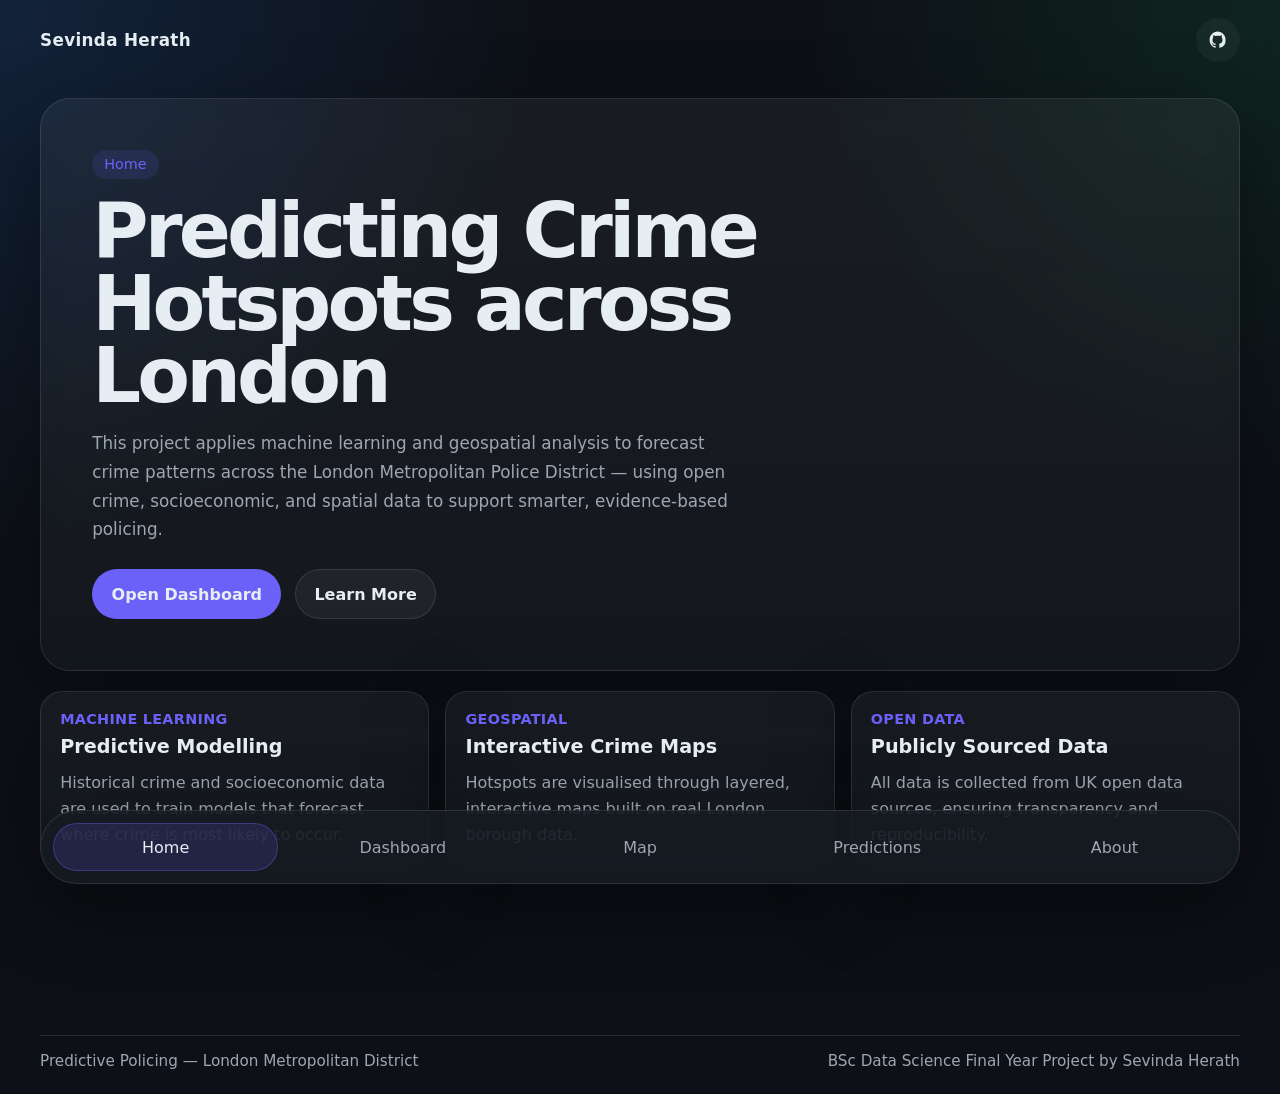
<file: index.html>
<!DOCTYPE html>
<html lang="en">
  <head>
    <meta charset="UTF-8" />
    <meta name="viewport" content="width=device-width, initial-scale=1.0" />

    <!-- ═══════════════════════════════════════════
         PRIMARY SEO META TAGS
    ═══════════════════════════════════════════ -->
    <title>Predictive Policing London | Crime Hotspot Forecasting with Machine Learning</title>
    <meta name="description" content="A data science project using machine learning and geospatial analysis to predict and visualise crime hotspots across the London Metropolitan Police District using open crime and socioeconomic data." />
    <meta name="keywords" content="predictive policing, crime hotspot prediction, London crime map, machine learning crime, geospatial analysis, Metropolitan Police, crime data London, data science policing" />
    <meta name="author" content="Sevinda Herath" />
    <meta name="robots" content="index, follow" />
    <link rel="canonical" href="https://sevinda-herath.github.io/index.html" />

    <!-- ═══════════════════════════════════════════
         OPEN GRAPH (Facebook, LinkedIn previews)
    ═══════════════════════════════════════════ -->
    <meta property="og:type" content="website" />
    <meta property="og:title" content="Predictive Policing London | Crime Hotspot Forecasting" />
    <meta property="og:description" content="Explore interactive crime hotspot maps and machine learning predictions for the London Metropolitan Police District. A BSc Data Science final year project by Sevinda Herath." />
    <meta property="og:url" content="https://sevinda-herath.github.io/" />
    <meta property="og:site_name" content="Predictive Policing London" />
    <!-- Add your own preview image below (1200x630px recommended) -->
    <!-- <meta property="og:image" content="https://sevinda-herath.github.io/preview.png" /> -->

    <!-- ═══════════════════════════════════════════
         TWITTER CARD
    ═══════════════════════════════════════════ -->
    <meta name="twitter:card" content="summary_large_image" />
    <meta name="twitter:title" content="Predictive Policing London | Crime Hotspot Forecasting" />
    <meta name="twitter:description" content="Machine learning and geospatial analysis applied to crime prediction across London boroughs. Interactive maps, dashboards, and predictive models." />
    <!-- <meta name="twitter:image" content="https://sevinda-herath.github.io/preview.png" /> -->

    <!-- ═══════════════════════════════════════════
         STRUCTURED DATA (Google Rich Results)
    ═══════════════════════════════════════════ -->
    <script type="application/ld+json">
    {
      "@context": "https://schema.org",
      "@type": "WebSite",
      "name": "Predictive Policing London",
      "url": "https://sevinda-herath.github.io/",
      "description": "A BSc Data Science final year project using machine learning and geospatial analysis to predict crime hotspots across the London Metropolitan Police District.",
      "author": {
        "@type": "Person",
        "name": "Sevinda Herath",
        "url": "https://sevinda-herath.github.io/"
      }
    }
    </script>

    <!-- ═══════════════════════════════════════════
         FAVICON
    ═══════════════════════════════════════════ -->
  <link rel="icon" type="image/png" sizes="32x32" href="favicon_32.png" />
  <link rel="icon" type="image/png" sizes="192x192" href="favicon_192.png" />
  <link rel="apple-touch-icon" href="favicon_192.png" />


    <title>Home | Predictive Policing</title>
    <link rel="stylesheet" href="styles.css" />
    <script defer src="script.js"></script>
  </head>
  <body>
    <div class="site-shell">
      <header class="top-bar">
        <a class="brand" href="https://sevinda-herath.github.io/" target="_blank" rel="noreferrer">Sevinda Herath</a>
        <div class="top-actions">
          <a class="icon-button" href="https://github.com/Sevinda-Herath" target="_blank" rel="noreferrer" aria-label="GitHub profile">
            <svg class="github-icon" viewBox="0 0 24 24" aria-hidden="true">
              <path d="M12 2C6.477 2 2 6.656 2 12.391c0 4.59 2.865 8.477 6.839 9.856.5.094.682-.224.682-.498 0-.246-.01-1.005-.015-1.822-2.782.623-3.37-1.215-3.37-1.215-.455-1.187-1.11-1.503-1.11-1.503-.908-.643.069-.63.069-.63 1.004.074 1.532 1.065 1.532 1.065.892 1.568 2.341 1.115 2.91.852.091-.666.35-1.115.635-1.371-2.22-.262-4.555-1.142-4.555-5.083 0-1.12.383-2.036 1.012-2.755-.102-.265-.439-1.333.097-2.78 0 0 .824-.27 2.701 1.053a9.06 9.06 0 0 1 2.457-.346c.833.004 1.673.118 2.457.346 1.875-1.323 2.698-1.053 2.698-1.053.538 1.447.2 2.515.098 2.78.63.719 1.01 1.635 1.01 2.755 0 3.951-2.34 4.817-4.568 5.074.359.319.678.947.678 1.91 0 1.379-.012 2.49-.012 2.829 0 .277.18.598.688.496A10.01 10.01 0 0 0 22 12.391C22 6.656 17.523 2 12 2Z" />
            </svg>
          </a>
          <button class="menu-button" type="button" data-menu-open aria-label="Open menu" aria-expanded="false" aria-controls="mobile-menu">
            <svg class="menu-icon" viewBox="0 0 24 24" aria-hidden="true">
              <path d="M4 7h16M4 12h16M4 17h16" />
            </svg>
          </button>
        </div>
      </header>

      <main class="main-content">
        <section class="page-hero">
          <div class="hero-card">
            <span class="kicker">Home</span>
            <h1 class="page-title">Predicting Crime Hotspots across London</h1>
            <p class="page-copy">
             This project applies machine learning and geospatial analysis to forecast crime patterns across the London Metropolitan Police District — using open crime, socioeconomic, and spatial data to support smarter, evidence-based policing.
            </p>
            <div class="hero-actions">
              <a class="button primary" href="dashboard.html">Open Dashboard</a>
              <a class="button" href="about.html">Learn More</a>
            </div>
          </div>
        </section>

        <section class="page-grid">
          <article class="info-card span-4">
            <p class="card-label">MACHINE LEARNING</p>
            <h2 class="card-title">Predictive Modelling</h2>
            <p class="card-text">Historical crime and socioeconomic data are used to train models that forecast where crime is most likely to occur.</p>
          </article>
          <article class="info-card span-4">
            <p class="card-label">GEOSPATIAL</p>
            <h2 class="card-title">Interactive Crime Maps</h2>
            <p class="card-text">Hotspots are visualised through layered, interactive maps built on real London borough data.</p>
          </article>
          <article class="info-card span-4">
            <p class="card-label">OPEN DATA</p>
            <h2 class="card-title">Publicly Sourced Data</h2>
            <p class="card-text">All data is collected from UK open data sources, ensuring transparency and reproducibility.</p>
          </article>
        </section>
      </main>

      <nav class="bottom-bar" aria-label="Primary navigation">
        <div class="bottom-nav">
          <a class="nav-link active" href="index.html">Home</a>
          <a class="nav-link" href="dashboard.html">Dashboard</a>
          <a class="nav-link" href="map.html">Map</a>
          <a class="nav-link" href="predictions.html">Predictions</a>
          <a class="nav-link" href="about.html">About</a>
        </div>
      </nav>

      <footer class="footer">
        <div class="footer-inner">
          <span>Predictive Policing — London Metropolitan District</span>
          <span>BSc Data Science Final Year Project by <a href="https://sevinda-herath.github.io" target="_blank">Sevinda Herath</a></span>
        </div>
      </footer>
    </div>

    <div class="mobile-menu" id="mobile-menu" data-mobile-menu aria-hidden="true">
      <div class="mobile-menu-panel">
        <div class="mobile-menu-header">
          <span class="brand">Sevinda Herath</span>
          <button class="menu-close" type="button" data-menu-close aria-label="Close menu">
            <svg class="menu-icon" viewBox="0 0 24 24" aria-hidden="true">
              <path d="M6 6l12 12M18 6L6 18" />
            </svg>
          </button>
        </div>
        <div class="mobile-menu-links">
          <a class="mobile-menu-link active" href="index.html" data-menu-link>Home</a>
          <a class="mobile-menu-link" href="dashboard.html" data-menu-link>Dashboard</a>
          <a class="mobile-menu-link" href="map.html" data-menu-link>Map</a>
          <a class="mobile-menu-link" href="predictions.html" data-menu-link>Predictions</a>
          <a class="mobile-menu-link" href="about.html" data-menu-link>About</a>
        </div>
      </div>
    </div>
  </body>
</html>
</file>
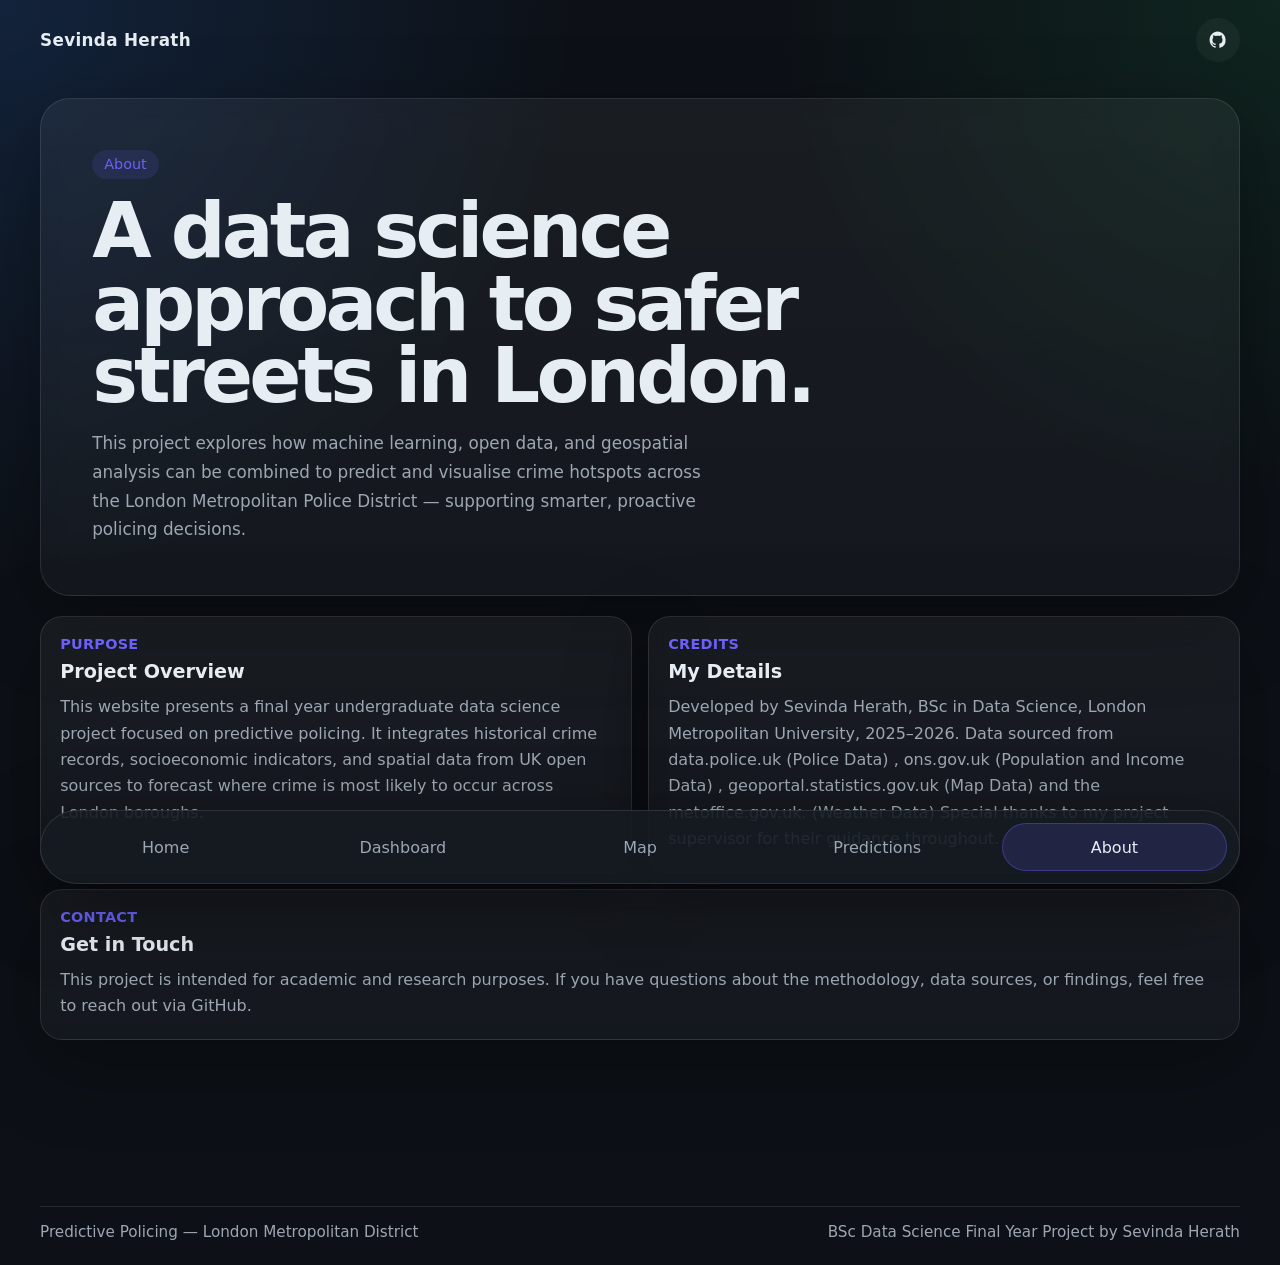
<file: about.html>
<!DOCTYPE html>
<html lang="en">
  <head>
    <meta charset="UTF-8" />
    <meta name="viewport" content="width=device-width, initial-scale=1.0" />
    <title>About | Predictive Policing London</title>
    <meta name="description" content="About page for the Predictive Policing London project, outlining the purpose, data sources, methodology, and project background." />
    <meta name="keywords" content="about predictive policing, London crime project, data science project, machine learning methodology, open crime data" />
    <meta name="author" content="Sevinda Herath" />
    <meta name="robots" content="index, follow" />
    <meta name="theme-color" content="#0D1117" />
    <link rel="canonical" href="https://sevinda-herath.github.io/about.html" />

    <meta property="og:type" content="website" />
    <meta property="og:title" content="About | Predictive Policing London" />
    <meta property="og:description" content="About page for the Predictive Policing London project, outlining the purpose, data sources, methodology, and background." />
    <meta property="og:url" content="https://sevinda-herath.github.io/about.html" />
    <meta property="og:site_name" content="Predictive Policing London" />
    <meta property="og:image" content="https://sevinda-herath.github.io/preview.png" />
    <meta property="og:image:alt" content="Preview of the Predictive Policing London about page" />

    <meta name="twitter:card" content="summary_large_image" />
    <meta name="twitter:title" content="About | Predictive Policing London" />
    <meta name="twitter:description" content="About page for the Predictive Policing London project, outlining the purpose, data sources, methodology, and background." />
    <meta name="twitter:image" content="https://sevinda-herath.github.io/preview.png" />

    <script type="application/ld+json">
    {
      "@context": "https://schema.org",
      "@type": "WebPage",
      "name": "About | Predictive Policing London",
      "url": "https://sevinda-herath.github.io/about.html",
      "description": "About page for the Predictive Policing London project, outlining the purpose, data sources, methodology, and project background.",
      "author": {
        "@type": "Person",
        "name": "Sevinda Herath",
        "url": "https://sevinda-herath.github.io/"
      }
    }
    </script>

    <link rel="icon" type="image/png" sizes="32x32" href="favicon_32.png" />
    <link rel="icon" type="image/png" sizes="192x192" href="favicon_192.png" />
    <link rel="apple-touch-icon" href="favicon_192.png" />
    <link rel="stylesheet" href="styles.css" />
    <script defer src="script.js"></script>
  </head>
  <body>
    <div class="site-shell">
      <header class="top-bar">
        <a class="brand" href="https://sevinda-herath.github.io/" target="_blank" rel="noreferrer">Sevinda Herath</a>
        <div class="top-actions">
          <a class="icon-button" href="https://github.com/Sevinda-Herath" target="_blank" rel="noreferrer" aria-label="GitHub profile">
            <svg class="github-icon" viewBox="0 0 24 24" aria-hidden="true">
              <path d="M12 2C6.477 2 2 6.656 2 12.391c0 4.59 2.865 8.477 6.839 9.856.5.094.682-.224.682-.498 0-.246-.01-1.005-.015-1.822-2.782.623-3.37-1.215-3.37-1.215-.455-1.187-1.11-1.503-1.11-1.503-.908-.643.069-.63.069-.63 1.004.074 1.532 1.065 1.532 1.065.892 1.568 2.341 1.115 2.91.852.091-.666.35-1.115.635-1.371-2.22-.262-4.555-1.142-4.555-5.083 0-1.12.383-2.036 1.012-2.755-.102-.265-.439-1.333.097-2.78 0 0 .824-.27 2.701 1.053a9.06 9.06 0 0 1 2.457-.346c.833.004 1.673.118 2.457.346 1.875-1.323 2.698-1.053 2.698-1.053.538 1.447.2 2.515.098 2.78.63.719 1.01 1.635 1.01 2.755 0 3.951-2.34 4.817-4.568 5.074.359.319.678.947.678 1.91 0 1.379-.012 2.49-.012 2.829 0 .277.18.598.688.496A10.01 10.01 0 0 0 22 12.391C22 6.656 17.523 2 12 2Z" />
            </svg>
          </a>
          <button class="menu-button" type="button" data-menu-open aria-label="Open menu" aria-expanded="false" aria-controls="mobile-menu">
            <svg class="menu-icon" viewBox="0 0 24 24" aria-hidden="true">
              <path d="M4 7h16M4 12h16M4 17h16" />
            </svg>
          </button>
        </div>
      </header>

      <main class="main-content">
        <section class="page-hero">
          <div class="hero-card">
            <span class="kicker">About</span>
            <h1 class="page-title">A data science approach to safer streets in London.</h1>
            <p class="page-copy">
              This project explores how machine learning, open data, and geospatial analysis can be combined to predict and visualise crime hotspots across the London Metropolitan Police District — supporting smarter, proactive policing decisions.
            </p>
          </div>
        </section>

        <section class="page-grid">
          <article class="info-card span-6">
            <p class="card-label">PURPOSE</p>
            <h2 class="card-title">Project Overview</h2>
            <p class="card-text">
              This website presents a final year undergraduate data science project focused on predictive policing. It integrates historical crime records, socioeconomic indicators, and spatial data from UK open sources to forecast where crime is most likely to occur across London boroughs.            
            </p>
          </article>
          <article class="info-card span-6">
            <p class="card-label">CREDITS</p>
            <h2 class="card-title">My Details</h2>
            <p class="card-text">
              Developed by Sevinda Herath, BSc in Data Science, London Metropolitan University, 2025–2026. Data sourced from data.police.uk (Police Data) , ons.gov.uk (Population and Income Data) , geoportal.statistics.gov.uk (Map Data) and the metoffice.gov.uk. (Weather Data) Special thanks to my project supervisor for their guidance throughout.
            </p>
          </article>
          <article class="panel span-12">
            <p class="card-label">Contact</p>
            <h2 class="card-title">Get in Touch</h2>
            <p class="card-text">
              This project is intended for academic and research purposes. If you have questions about the methodology, data sources, or findings, feel free to reach out via GitHub.
            </p>
          </article>
        </section>
      </main>

      <nav class="bottom-bar" aria-label="Primary navigation">
        <div class="bottom-nav">
          <a class="nav-link" href="index.html">Home</a>
          <a class="nav-link" href="dashboard.html">Dashboard</a>
          <a class="nav-link" href="map.html">Map</a>
          <a class="nav-link" href="predictions.html">Predictions</a>
          <a class="nav-link active" href="about.html">About</a>
        </div>
      </nav>

      <footer class="footer">
        <div class="footer-inner">
          <span>Predictive Policing — London Metropolitan District</span>
          <span>BSc Data Science Final Year Project by <a href="https://sevinda-herath.github.io" target="_blank">Sevinda Herath</a></span>
        </div>
      </footer>
    </div>

    <div class="mobile-menu" id="mobile-menu" data-mobile-menu aria-hidden="true">
      <div class="mobile-menu-panel">
        <div class="mobile-menu-header">
          <span class="brand">Sevinda Herath</span>
          <button class="menu-close" type="button" data-menu-close aria-label="Close menu">
            <svg class="menu-icon" viewBox="0 0 24 24" aria-hidden="true">
              <path d="M6 6l12 12M18 6L6 18" />
            </svg>
          </button>
        </div>
        <div class="mobile-menu-links">
          <a class="mobile-menu-link" href="index.html" data-menu-link>Home</a>
          <a class="mobile-menu-link" href="dashboard.html" data-menu-link>Dashboard</a>
          <a class="mobile-menu-link" href="map.html" data-menu-link>Map</a>
          <a class="mobile-menu-link" href="predictions.html" data-menu-link>Predictions</a>
          <a class="mobile-menu-link active" href="about.html" data-menu-link>About</a>
        </div>
      </div>
    </div>
  </body>
</html>
</file>
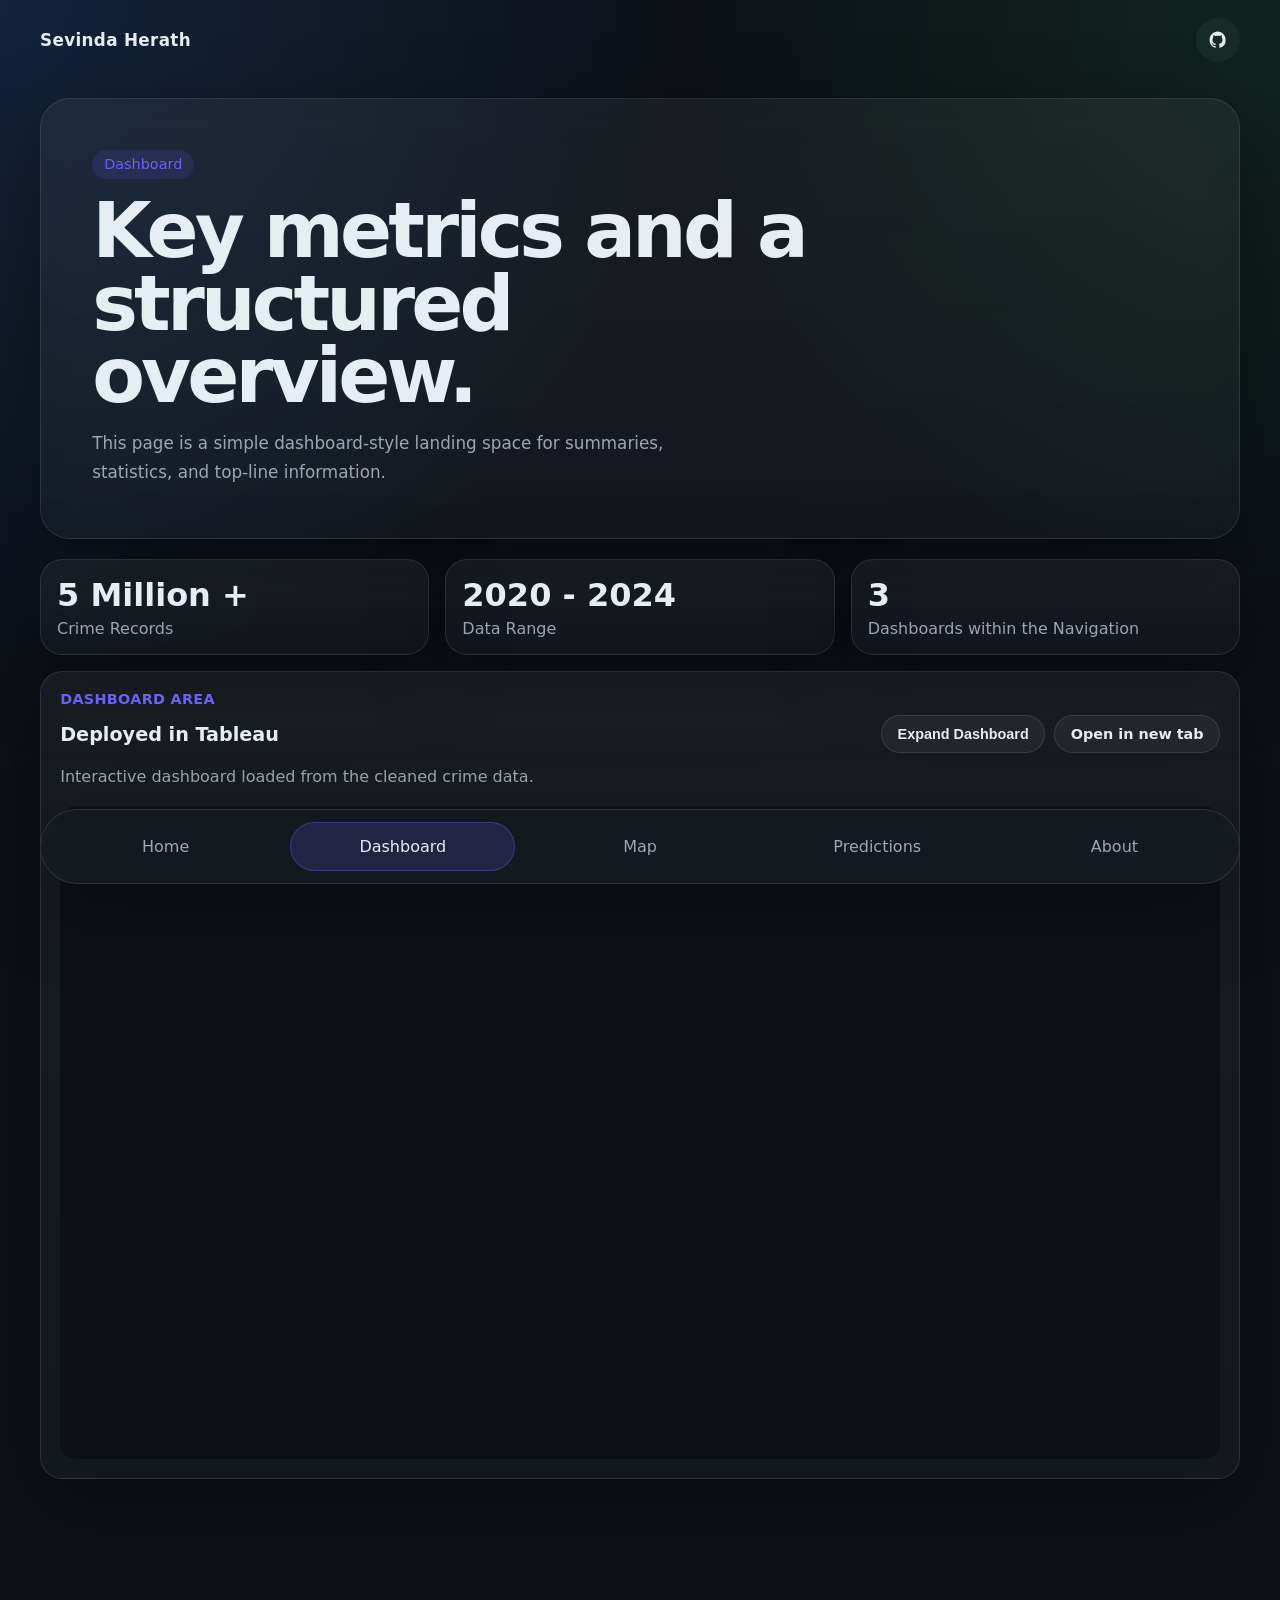
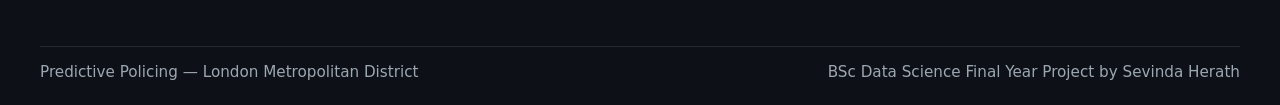
<file: dashboard.html>
<!DOCTYPE html>
<html lang="en">
  <head>
    <meta charset="UTF-8" />
    <meta name="viewport" content="width=device-width, initial-scale=1.0" />
    <title>Dashboard | Predictive Policing London</title>
    <meta name="description" content="Dashboard overview for the Predictive Policing London project, showing summary metrics, key indicators, and project status for crime hotspot forecasting." />
    <meta name="keywords" content="predictive policing dashboard, London crime analytics, crime forecasting dashboard, machine learning dashboard, geospatial analysis" />
    <meta name="author" content="Sevinda Herath" />
    <meta name="robots" content="index, follow" />
    <meta name="theme-color" content="#0D1117" />
    <link rel="canonical" href="https://sevinda-herath.github.io/dashboard.html" />

    <meta property="og:type" content="website" />
    <meta property="og:title" content="Dashboard | Predictive Policing London" />
    <meta property="og:description" content="Dashboard overview for the Predictive Policing London project, showing summary metrics, key indicators, and project status." />
    <meta property="og:url" content="https://sevinda-herath.github.io/dashboard.html" />
    <meta property="og:site_name" content="Predictive Policing London" />
    <meta property="og:image" content="https://sevinda-herath.github.io/preview.png" />
    <meta property="og:image:alt" content="Preview of the Predictive Policing London dashboard" />

    <meta name="twitter:card" content="summary_large_image" />
    <meta name="twitter:title" content="Dashboard | Predictive Policing London" />
    <meta name="twitter:description" content="Dashboard overview for the Predictive Policing London project with summary metrics and indicators." />
    <meta name="twitter:image" content="https://sevinda-herath.github.io/preview.png" />

    <script type="application/ld+json">
    {
      "@context": "https://schema.org",
      "@type": "WebPage",
      "name": "Dashboard | Predictive Policing London",
      "url": "https://sevinda-herath.github.io/dashboard.html",
      "description": "Dashboard overview for the Predictive Policing London project, showing summary metrics, key indicators, and project status.",
      "author": {
        "@type": "Person",
        "name": "Sevinda Herath",
        "url": "https://sevinda-herath.github.io/"
      }
    }
    </script>

    <link rel="icon" type="image/png" sizes="32x32" href="favicon_32.png" />
    <link rel="icon" type="image/png" sizes="192x192" href="favicon_192.png" />
    <link rel="apple-touch-icon" href="favicon_192.png" />
    <link rel="stylesheet" href="styles.css" />
    <script defer src="script.js"></script>
    <script type="module" src="https://public.tableau.com/javascripts/api/tableau.embedding.3.latest.min.js"></script>
  </head>
  <body>
    <div class="site-shell">
      <header class="top-bar">
        <a class="brand" href="https://sevinda-herath.github.io/" target="_blank" rel="noreferrer">Sevinda Herath</a>
        <div class="top-actions">
          <a class="icon-button" href="https://github.com/Sevinda-Herath" target="_blank" rel="noreferrer" aria-label="GitHub profile">
            <svg class="github-icon" viewBox="0 0 24 24" aria-hidden="true">
              <path d="M12 2C6.477 2 2 6.656 2 12.391c0 4.59 2.865 8.477 6.839 9.856.5.094.682-.224.682-.498 0-.246-.01-1.005-.015-1.822-2.782.623-3.37-1.215-3.37-1.215-.455-1.187-1.11-1.503-1.11-1.503-.908-.643.069-.63.069-.63 1.004.074 1.532 1.065 1.532 1.065.892 1.568 2.341 1.115 2.91.852.091-.666.35-1.115.635-1.371-2.22-.262-4.555-1.142-4.555-5.083 0-1.12.383-2.036 1.012-2.755-.102-.265-.439-1.333.097-2.78 0 0 .824-.27 2.701 1.053a9.06 9.06 0 0 1 2.457-.346c.833.004 1.673.118 2.457.346 1.875-1.323 2.698-1.053 2.698-1.053.538 1.447.2 2.515.098 2.78.63.719 1.01 1.635 1.01 2.755 0 3.951-2.34 4.817-4.568 5.074.359.319.678.947.678 1.91 0 1.379-.012 2.49-.012 2.829 0 .277.18.598.688.496A10.01 10.01 0 0 0 22 12.391C22 6.656 17.523 2 12 2Z" />
            </svg>
          </a>
          <button class="menu-button" type="button" data-menu-open aria-label="Open menu" aria-expanded="false" aria-controls="mobile-menu">
            <svg class="menu-icon" viewBox="0 0 24 24" aria-hidden="true">
              <path d="M4 7h16M4 12h16M4 17h16" />
            </svg>
          </button>
        </div>
      </header>

      <main class="main-content">
        <section class="page-hero">
          <div class="hero-card">
            <span class="kicker">Dashboard</span>
            <h1 class="page-title">Key metrics and a structured overview.</h1>
            <p class="page-copy">This page is a simple dashboard-style landing space for summaries, statistics, and top-line information.</p>
          </div>
        </section>

        <section class="page-grid">
          <article class="metric-card span-4">
            <span class="metric-number">5 Million +</span>
            <span class="metric-text">Crime Records </span>
          </article>
          <article class="metric-card span-4">
            <span class="metric-number">2020 - 2024</span>
            <span class="metric-text">Data Range</span>
          </article>
          <article class="metric-card span-4">
            <span class="metric-number">3</span>
            <span class="metric-text">Dashboards within the Navigation</span>
          </article>
          <article class="panel span-12">
            <p class="card-label">Dashboard area</p>
            <div class="panel-head">
              <h2 class="card-title">Deployed in Tableau</h2>
              <div class="map-actions">
                <button class="button map-popout-button" type="button" data-map-modal-open>Expand Dashboard</button>
                <a class="button map-popout-button" href="tableau_map.html" target="_blank" rel="noopener noreferrer">Open in new tab</a>
              </div>
            </div>
            <p class="card-text">Interactive dashboard loaded from the cleaned crime data.</p>
            <div class="map-embed-wrap">
              <div class="tableau-shell">
                <div class="tableau-viewport" id="tableauViewport">
                  <div class="tableau-scaler" id="tableauScaler">
                    <tableau-viz
                      id="tableauViz"
                      src="https://public.tableau.com/views/Crime-Dashboard-London-Metropolitan-Police-District/CrimeData"
                      toolbar="hidden"
                      hide-tabs
                      width="1920px"
                      height="1080px"
                    ></tableau-viz>
                  </div>
                </div>
              </div>
            </div>
          </article>
        
        </section>
      </main>

      <nav class="bottom-bar" aria-label="Primary navigation">
        <div class="bottom-nav">
          <a class="nav-link" href="index.html">Home</a>
          <a class="nav-link active" href="dashboard.html">Dashboard</a>
          <a class="nav-link" href="map.html">Map</a>
          <a class="nav-link" href="predictions.html">Predictions</a>
          <a class="nav-link" href="about.html">About</a>
        </div>
      </nav>

      <footer class="footer">
        <div class="footer-inner">
          <span>Predictive Policing — London Metropolitan District</span>
          <span>BSc Data Science Final Year Project by <a href="https://sevinda-herath.github.io" target="_blank">Sevinda Herath</a></span>
        </div>
      </footer>
    </div>

    <div class="map-modal" data-map-modal aria-hidden="true">
      <div class="map-modal-dialog" role="dialog" aria-modal="true" aria-label="Expanded dashboard map">
        <button class="menu-close map-modal-close" type="button" data-map-modal-close aria-label="Close expanded map">
          <svg class="menu-icon" viewBox="0 0 24 24" aria-hidden="true">
            <path d="M6 6l12 12M18 6L6 18" />
          </svg>
        </button>
        <iframe
          class="map-modal-frame"
          data-map-src="https://public.tableau.com/views/Crime-Dashboard-London-Metropolitan-Police-District/CrimeData?:showVizHome=no&:embed=true"
          title="Expanded dashboard map"
          loading="lazy"
          referrerpolicy="no-referrer"
        ></iframe>
      </div>
    </div>

    <div class="mobile-menu" id="mobile-menu" data-mobile-menu aria-hidden="true">
      <div class="mobile-menu-panel">
        <div class="mobile-menu-header">
          <span class="brand">Sevinda Herath</span>
          <button class="menu-close" type="button" data-menu-close aria-label="Close menu">
            <svg class="menu-icon" viewBox="0 0 24 24" aria-hidden="true">
              <path d="M6 6l12 12M18 6L6 18" />
            </svg>
          </button>
        </div>
        <div class="mobile-menu-links">
          <a class="mobile-menu-link" href="index.html" data-menu-link>Home</a>
          <a class="mobile-menu-link active" href="dashboard.html" data-menu-link>Dashboard</a>
          <a class="mobile-menu-link" href="map.html" data-menu-link>Map</a>
          <a class="mobile-menu-link" href="predictions.html" data-menu-link>Predictions</a>
          <a class="mobile-menu-link" href="about.html" data-menu-link>About</a>
        </div>
      </div>
    </div>
<script>
  (function () {
    var VIZ_W = 1920;
    var VIZ_H = 1080;

    function applyScale(viewportId, scalerId) {
      var viewport = document.getElementById(viewportId);
      var scaler   = document.getElementById(scalerId);
      if (!viewport || !scaler) return;

      var availW = viewport.offsetWidth || viewport.parentElement.offsetWidth;
      if (!availW) return;
      var scale  = Math.min(availW / VIZ_W, 1);

      var scaledW = VIZ_W * scale;
      var scaledH = VIZ_H * scale;

      var offsetX = (availW - scaledW) / 2;
      var offsetY = (scaledH - VIZ_H) / 2; // negative — pulls top up

      scaler.style.width     = VIZ_W + "px";
      scaler.style.transform = "scale(" + scale + ")";
      scaler.style.marginLeft = offsetX + "px";
      scaler.style.marginTop  = offsetY + "px";           // eliminates top gap
      scaler.style.marginBottom = offsetY + "px";         // eliminates bottom gap
      viewport.style.height  = Math.round(scaledH) + "px";
    }

    function applyAllScales() {
      applyScale("tableauViewport", "tableauScaler");
    }

    applyAllScales();
    window.addEventListener("resize", applyAllScales);
  })();
</script>
  </body>
</html>
</file>
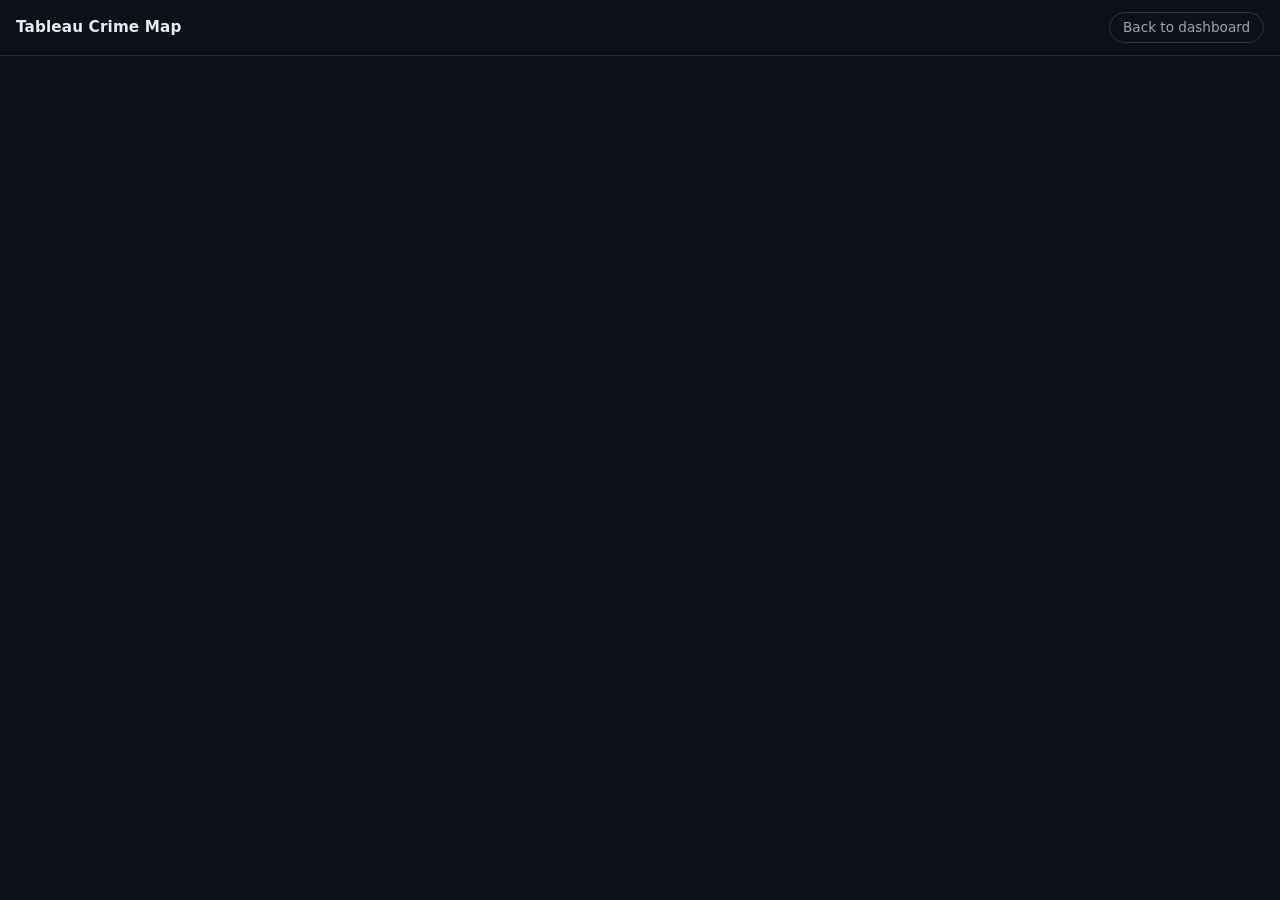
<file: tableau_map.html>
<!DOCTYPE html>
<html lang="en">
  <head>
    <meta charset="UTF-8" />
    <meta name="viewport" content="width=device-width, initial-scale=1.0" />
    <title>Tableau Map | Predictive Policing London</title>
    <meta
      name="description"
      content="Standalone Tableau map view for the Predictive Policing London dashboard."
    />
    <meta name="theme-color" content="#0D1117" />
    <style>
      * {
        box-sizing: border-box;
      }

      html,
      body {
        margin: 0;
        width: 100%;
        height: 100%;
        background: #0d1117;
        color: #e6edf3;
        font-family: Inter, ui-sans-serif, system-ui, -apple-system, BlinkMacSystemFont, "Segoe UI", sans-serif;
      }

      .page {
        width: 100%;
        height: 100%;
        display: grid;
        grid-template-rows: auto 1fr;
      }

      .topbar {
        display: flex;
        align-items: center;
        justify-content: space-between;
        gap: 0.75rem;
        padding: 0.75rem 1rem;
        border-bottom: 1px solid rgba(255, 255, 255, 0.1);
        background: rgba(13, 17, 23, 0.92);
      }

      .title {
        margin: 0;
        font-size: 0.95rem;
        font-weight: 600;
        letter-spacing: 0.01em;
      }

      .back-link {
        color: #9da7b1;
        text-decoration: none;
        border: 1px solid rgba(255, 255, 255, 0.15);
        border-radius: 999px;
        padding: 0.4rem 0.8rem;
        font-size: 0.85rem;
        white-space: nowrap;
      }

      .back-link:hover {
        color: #e6edf3;
        border-color: rgba(255, 255, 255, 0.3);
      }

      .frame-wrap {
        width: 100%;
        height: 100%;
      }

      .tableau-frame {
        width: 100%;
        height: 100%;
        border: 0;
        display: block;
        background: #0d1117;
      }
    </style>
  </head>
  <body>
    <main class="page">
      <header class="topbar">
        <h1 class="title">Tableau Crime Map</h1>
        <a class="back-link" href="dashboard.html">Back to dashboard</a>
      </header>
      <div class="frame-wrap">
        <iframe
          class="tableau-frame"
          src="https://public.tableau.com/views/Crime-Dashboard-London-Metropolitan-Police-District/CrimeData?:showVizHome=no&:embed=true"
          title="Tableau crime map"
          loading="lazy"
          referrerpolicy="no-referrer"
          allowfullscreen
        ></iframe>
      </div>
    </main>
  </body>
</html>
</file>
<file: styles.css>
:root {
  color-scheme: dark;
  --bg: #0d1117;
  --panel: #161b22;
  --panel-2: #0f1720;
  --border: rgba(255, 255, 255, 0.1);
  --text: #e6edf3;
  --muted: #9da7b1;
  --accent: #6b61f8;
  --accent-2: #22c55e;
  --shadow: 0 24px 80px rgba(0, 0, 0, 0.35);
  --radius: 22px;
  --max-width: 1200px;
}

* {
  box-sizing: border-box;
}

html {
  scroll-behavior: smooth;
}

body {
  margin: 0;
  min-height: 100vh;
  font-family: Inter, ui-sans-serif, system-ui, -apple-system, BlinkMacSystemFont, "Segoe UI", sans-serif;
  background:
    radial-gradient(circle at top left, rgba(47, 129, 247, 0.16), transparent 32%),
    radial-gradient(circle at top right, rgba(34, 197, 94, 0.11), transparent 28%),
    var(--bg);
  color: var(--text);
}

body.menu-open {
  overflow: hidden;
}

a {
  color: inherit;
  text-decoration: none;
}

img,
svg {
  display: block;
}

.site-shell {
  min-height: 100vh;
  display: flex;
  flex-direction: column;
}

.top-bar,
.bottom-bar,
.footer-inner,
.page-main,
.page-hero,
.page-grid,
.mobile-menu-panel {
  width: min(var(--max-width), calc(100% - 2rem));
  margin: 0 auto;
}

.top-bar {
  display: flex;
  align-items: center;
  justify-content: space-between;
  gap: 1rem;
  padding: 1.1rem 0 0.75rem;
}

.brand {
  font-size: 1.05rem;
  font-weight: 700;
  letter-spacing: 0.02em;
}

.top-actions {
  display: flex;
  align-items: center;
  gap: 0.75rem;
}

.icon-button,
.menu-button,
.menu-close,
.nav-link {
  border: 1px solid transparent;
  transition: transform 180ms ease, border-color 180ms ease, background-color 180ms ease, color 180ms ease, opacity 180ms ease;
}

.icon-button,
.menu-button,
.menu-close {
  display: inline-flex;
  align-items: center;
  justify-content: center;
  cursor: pointer;
  border-radius: 999px;
  background: rgba(255, 255, 255, 0.04);
  color: var(--text);
}

.icon-button:hover,
.menu-button:hover,
.menu-close:hover,
.nav-link:hover {
  transform: translateY(-1px);
  border-color: rgba(255, 255, 255, 0.14);
}

.icon-button {
  width: 2.75rem;
  height: 2.75rem;
}

.github-icon {
  width: 1.2rem;
  height: 1.2rem;
  fill: currentColor;
}

.menu-button,
.menu-close {
  width: 2.75rem;
  height: 2.75rem;
  padding: 0;
}

.menu-icon {
  width: 1.25rem;
  height: 1.25rem;
  stroke: currentColor;
  fill: none;
  stroke-width: 2;
  stroke-linecap: round;
  stroke-linejoin: round;
}

.menu-button {
  display: none;
}

.main-content {
  flex: 1;
  padding: 0.5rem 0 2rem;
}

.page-hero {
  padding: 1rem 0 1.25rem;
}

.hero-card,
.info-card,
.metric-card,
.panel,
.mobile-menu-panel {
  background: linear-gradient(180deg, rgba(255, 255, 255, 0.05), rgba(255, 255, 255, 0.03));
  border: 1px solid var(--border);
  box-shadow: var(--shadow);
  backdrop-filter: blur(10px);
}

.hero-card {
  border-radius: calc(var(--radius) + 8px);
  padding: clamp(1.5rem, 4vw, 3.5rem);
}

.kicker {
  display: inline-flex;
  align-items: center;
  gap: 0.5rem;
  margin-bottom: 1rem;
  padding: 0.4rem 0.75rem;
  border-radius: 999px;
  background: rgba(107, 97, 248, 0.12);
  color: #6b61f8;
  font-size: 0.9rem;
}

.page-title {
  margin: 0;
  max-width: 14ch;
  font-size: clamp(2.25rem, 6vw, 4.8rem);
  line-height: 0.95;
  letter-spacing: -0.05em;
}

.page-copy {
  max-width: 60ch;
  margin: 1rem 0 0;
  color: var(--muted);
  font-size: 1.05rem;
  line-height: 1.7;
}

.hero-actions {
  display: flex;
  flex-wrap: wrap;
  gap: 0.85rem;
  margin-top: 1.6rem;
}

.button {
  display: inline-flex;
  align-items: center;
  justify-content: center;
  gap: 0.5rem;
  padding: 0.9rem 1.15rem;
  border-radius: 999px;
  border: 1px solid var(--border);
  font-weight: 600;
  background: rgba(255, 255, 255, 0.05);
  color: var(--text);
}

.button.primary {
  background: linear-gradient(135deg, var(--accent), #6b61f8);
  border-color: transparent;
}

.page-grid {
  display: grid;
  grid-template-columns: repeat(12, 1fr);
  gap: 1rem;
  padding-bottom: 1.5rem;
}

.info-card,
.metric-card,
.panel {
  border-radius: var(--radius);
}

.info-card,
.panel {
  padding: 1.2rem;
}

.metric-card {
  padding: 1rem;
}

.page-grid .span-4 {
  grid-column: span 4;
}

.page-grid .span-6 {
  grid-column: span 6;
}

.page-grid .span-8 {
  grid-column: span 8;
}

.page-grid .span-12 {
  grid-column: span 12;
}

.card-label {
  margin: 0 0 0.5rem;
  color: #6b61f8;
  font-size: 0.9rem;
  font-weight: 600;
  letter-spacing: 0.02em;
  text-transform: uppercase;
}

.card-title {
  margin: 0;
  font-size: 1.2rem;
}

.panel-head {
  display: flex;
  align-items: center;
  justify-content: space-between;
  gap: 0.9rem;
}

.map-actions {
  display: flex;
  align-items: center;
  gap: 0.6rem;
  flex-wrap: wrap;
  justify-content: flex-end;
}

.map-popout-button {
  flex-shrink: 0;
  padding: 0.6rem 0.95rem;
  font-size: 0.9rem;
}

.card-text {
  margin: 0.7rem 0 0;
  color: var(--muted);
  line-height: 1.65;
}

.map-embed-wrap {
  margin-top: 1rem;
  border: 1px solid var(--border);
  border-radius: 16px;
  overflow: hidden;
  background: rgba(255, 255, 255, 0.02);
}

.map-embed-frame {
  display: block;
  width: 100%;
  min-height: 560px;
  border: 0;
  background: #0b0f14;
}

.map-modal {
  position: fixed;
  inset: 0;
  z-index: 60;
  display: grid;
  place-items: center;
  padding: 1rem;
  background: rgba(3, 7, 12, 0.88);
  opacity: 0;
  pointer-events: none;
  transition: opacity 220ms ease;
}

.map-modal.is-open {
  opacity: 1;
  pointer-events: auto;
}

.map-modal-dialog {
  width: 85vw;
  height: 90vh;
  position: relative;
  display: flex;
  flex-direction: column;
  gap: 0;
}

.map-modal-close {
  position: absolute;
  top: 0.75rem;
  right: 0.75rem;
  z-index: 2;
  background: rgba(13, 17, 23, 0.78);
  border-color: rgba(255, 255, 255, 0.2);
}

.map-modal-frame {
  width: 100%;
  flex: 1;
  border: 0;
  border-radius: 0;
  background: #0b0f14;
}

.metric-number {
  display: block;
  margin-bottom: 0.35rem;
  font-size: 2rem;
  font-weight: 800;
}

.metric-text {
  color: var(--muted);
}

.bottom-bar {
  position: sticky;
  bottom: 0;
  margin-top: auto;
  padding: 0.25rem 0 1rem;
}

.bottom-nav {
  display: flex;
  align-items: center;
  justify-content: space-between;
  gap: 0.75rem;
  padding: 0.75rem;
  border-radius: 999px;
  background: rgba(22, 27, 34, 0.9);
  border: 1px solid var(--border);
  box-shadow: var(--shadow);
}

.nav-link {
  flex: 1;
  text-align: center;
  padding: 0.85rem 0.9rem;
  border-radius: 999px;
  color: var(--muted);
  background: transparent;
}

.nav-link.active {
  color: var(--text);
  background: rgba(107, 97, 248, 0.16);
  border-color: rgba(107, 97, 248, 0.35);
}

.footer {
  padding: 1rem 0 1.5rem;
}

.footer-inner {
  padding-top: 1rem;
  border-top: 1px solid var(--border);
  color: var(--muted);
  font-size: 0.95rem;
  display: flex;
  align-items: center;
  justify-content: space-between;
  gap: 1rem;
}

.mobile-menu {
  position: fixed;
  inset: 0;
  z-index: 50;
  display: grid;
  place-items: center;
  background: rgba(13, 17, 23, 0.92);
  opacity: 0;
  pointer-events: none;
  transition: opacity 220ms ease;
}

.mobile-menu.is-open {
  opacity: 1;
  pointer-events: auto;
}

.mobile-menu-panel {
  display: flex;
  flex-direction: column;
  gap: 1rem;
  width: min(100% - 1.5rem, 560px);
  padding: 1.2rem;
  border-radius: 28px;
}

.mobile-menu-header {
  display: flex;
  align-items: center;
  justify-content: space-between;
  gap: 1rem;
}

.mobile-menu-links {
  display: grid;
  gap: 0.75rem;
}

.mobile-menu-link {
  padding: 1rem 1.1rem;
  border-radius: 18px;
  background: rgba(255, 255, 255, 0.04);
  border: 1px solid var(--border);
  color: var(--text);
  font-weight: 600;
  text-align: center;
}

.mobile-menu-link.active {
  background: rgba(107, 97, 248, 0.16);
  border-color: rgba(107, 97, 248, 0.35);
}

.tableau-viewport {
  width: 100%;
  overflow: hidden;
  background: #0d1117;
  display: flex;
  justify-content: center;
}

.panel-actions {
  display: flex;
  align-items: center;
  gap: 0.6rem;
  flex-wrap: wrap;
}

.prediction-form {
  margin-top: 1rem;
}

.form-grid {
  display: grid;
  gap: 0.8rem;
}

.form-grid.two-col {
  grid-template-columns: repeat(2, minmax(0, 1fr));
}

.form-grid.three-col {
  grid-template-columns: repeat(3, minmax(0, 1fr));
}

.form-field {
  display: flex;
  flex-direction: column;
  gap: 0.45rem;
}

.form-field span {
  color: var(--muted);
  font-size: 0.9rem;
}

.input-control {
  width: 100%;
  border-radius: 12px;
  border: 1px solid var(--border);
  background: rgba(255, 255, 255, 0.04);
  color: var(--text);
  padding: 0.75rem 0.85rem;
  font: inherit;
}

select.input-control {
  background-color: rgba(13, 17, 23, 0.92);
  color: var(--text);
  color-scheme: dark;
}

select.input-control option,
select.input-control optgroup {
  background-color: var(--panel-2);
  color: var(--text);
}

.input-control:focus {
  outline: none;
  border-color: rgba(107, 97, 248, 0.7);
  box-shadow: 0 0 0 3px rgba(107, 97, 248, 0.18);
}

.form-help {
  margin: 0.75rem 0 0;
  color: var(--muted);
  font-size: 0.9rem;
}

.form-actions {
  display: flex;
  flex-wrap: wrap;
  gap: 0.65rem;
  margin-top: 0.9rem;
}

.inline-status {
  margin: 0.95rem 0 0;
  border: 1px solid var(--border);
  border-radius: 12px;
  padding: 0.7rem 0.8rem;
  color: var(--muted);
  background: rgba(255, 255, 255, 0.02);
}

.inline-status.is-ok {
  border-color: rgba(34, 197, 94, 0.4);
  color: #8be3a8;
  background: rgba(34, 197, 94, 0.1);
}

.inline-status.is-error {
  border-color: rgba(248, 113, 113, 0.45);
  color: #fecaca;
  background: rgba(248, 113, 113, 0.12);
}

.inline-status.is-loading {
  border-color: rgba(107, 97, 248, 0.45);
  color: #c4beff;
  background: rgba(107, 97, 248, 0.12);
}

.result-box {
  margin-top: 0.95rem;
  border-radius: 14px;
  border: 1px solid var(--border);
  background: rgba(255, 255, 255, 0.03);
  color: var(--muted);
  padding: 0.9rem;
  line-height: 1.55;
}

.result-box.is-ok {
  border-color: rgba(34, 197, 94, 0.4);
  color: var(--text);
}

.result-box.is-error {
  border-color: rgba(248, 113, 113, 0.45);
  color: #fecaca;
}

.result-title {
  margin: 0 0 0.45rem;
  font-size: 1rem;
}

.result-list {
  margin: 0;
  padding: 0;
  list-style: none;
  display: grid;
  gap: 0.3rem;
}

.result-list strong {
  color: var(--text);
}

.table-wrap {
  margin-top: 0.95rem;
  border: 1px solid var(--border);
  border-radius: 14px;
  overflow-x: auto;
  background: rgba(255, 255, 255, 0.02);
}

.data-table {
  width: 100%;
  border-collapse: collapse;
  min-width: 560px;
}

.data-table th,
.data-table td {
  text-align: left;
  padding: 0.7rem 0.8rem;
  border-bottom: 1px solid var(--border);
  font-size: 0.92rem;
  vertical-align: top;
}

.data-table th {
  color: var(--text);
  background: rgba(255, 255, 255, 0.05);
  position: sticky;
  top: 0;
}

.data-table td {
  color: var(--muted);
}

.eval-section {
  margin-top: 1.25rem;
}

.eval-head {
  display: flex;
  align-items: center;
  justify-content: space-between;
  gap: 0.8rem;
  flex-wrap: wrap;
}

.eval-head h3 {
  margin: 0;
  font-size: 1.02rem;
}

.image-grid {
  margin-top: 0.95rem;
  display: grid;
  grid-template-columns: repeat(2, minmax(0, 1fr));
  gap: 0.9rem;
}

.image-card {
  margin: 0;
  border-radius: 14px;
  overflow: hidden;
  border: 1px solid var(--border);
  background: rgba(255, 255, 255, 0.03);
}

.image-card figcaption {
  padding: 0.65rem 0.8rem;
  font-size: 0.9rem;
  color: var(--muted);
  border-bottom: 1px solid var(--border);
}

.image-card img {
  width: 100%;
  display: block;
  min-height: 180px;
  object-fit: contain;
  background: #0b0f14;
}

.map-embed-wrap,
.tableau-shell,
.tableau-viewport,
.tableau-scaler {
  border: none !important;
  padding: 0 !important;
}

tableau-viz iframe {
  border: none !important;
}

@media (max-width: 900px) {
  .page-grid .span-4,
  .page-grid .span-6,
  .page-grid .span-8 {
    grid-column: span 12;
  }

  .form-grid.two-col,
  .form-grid.three-col,
  .image-grid {
    grid-template-columns: 1fr;
  }
}

@media (max-width: 760px) {
  .menu-button {
    display: inline-flex;
  }

  .bottom-bar {
    display: none;
  }

  .top-bar,
  .footer-inner,
  .page-main,
  .page-hero,
  .page-grid {
    width: min(calc(100% - 1.2rem), var(--max-width));
  }

  .brand {
    font-size: 1rem;
  }

  .top-actions {
    gap: 0.5rem;
  }

  .hero-card {
    padding: 1.35rem;
  }

  .page-title {
    max-width: 10ch;
  }

  .footer-inner {
    flex-direction: column;
    align-items: flex-start;
  }

  .panel-head {
    flex-direction: column;
    align-items: flex-start;
  }

  .map-actions {
    width: 100%;
    justify-content: flex-start;
  }

  .map-modal {
    padding: 0.6rem;
  }

  .map-modal-dialog {
    width: 100%;
    height: 90vh;
  }
}
</file>
